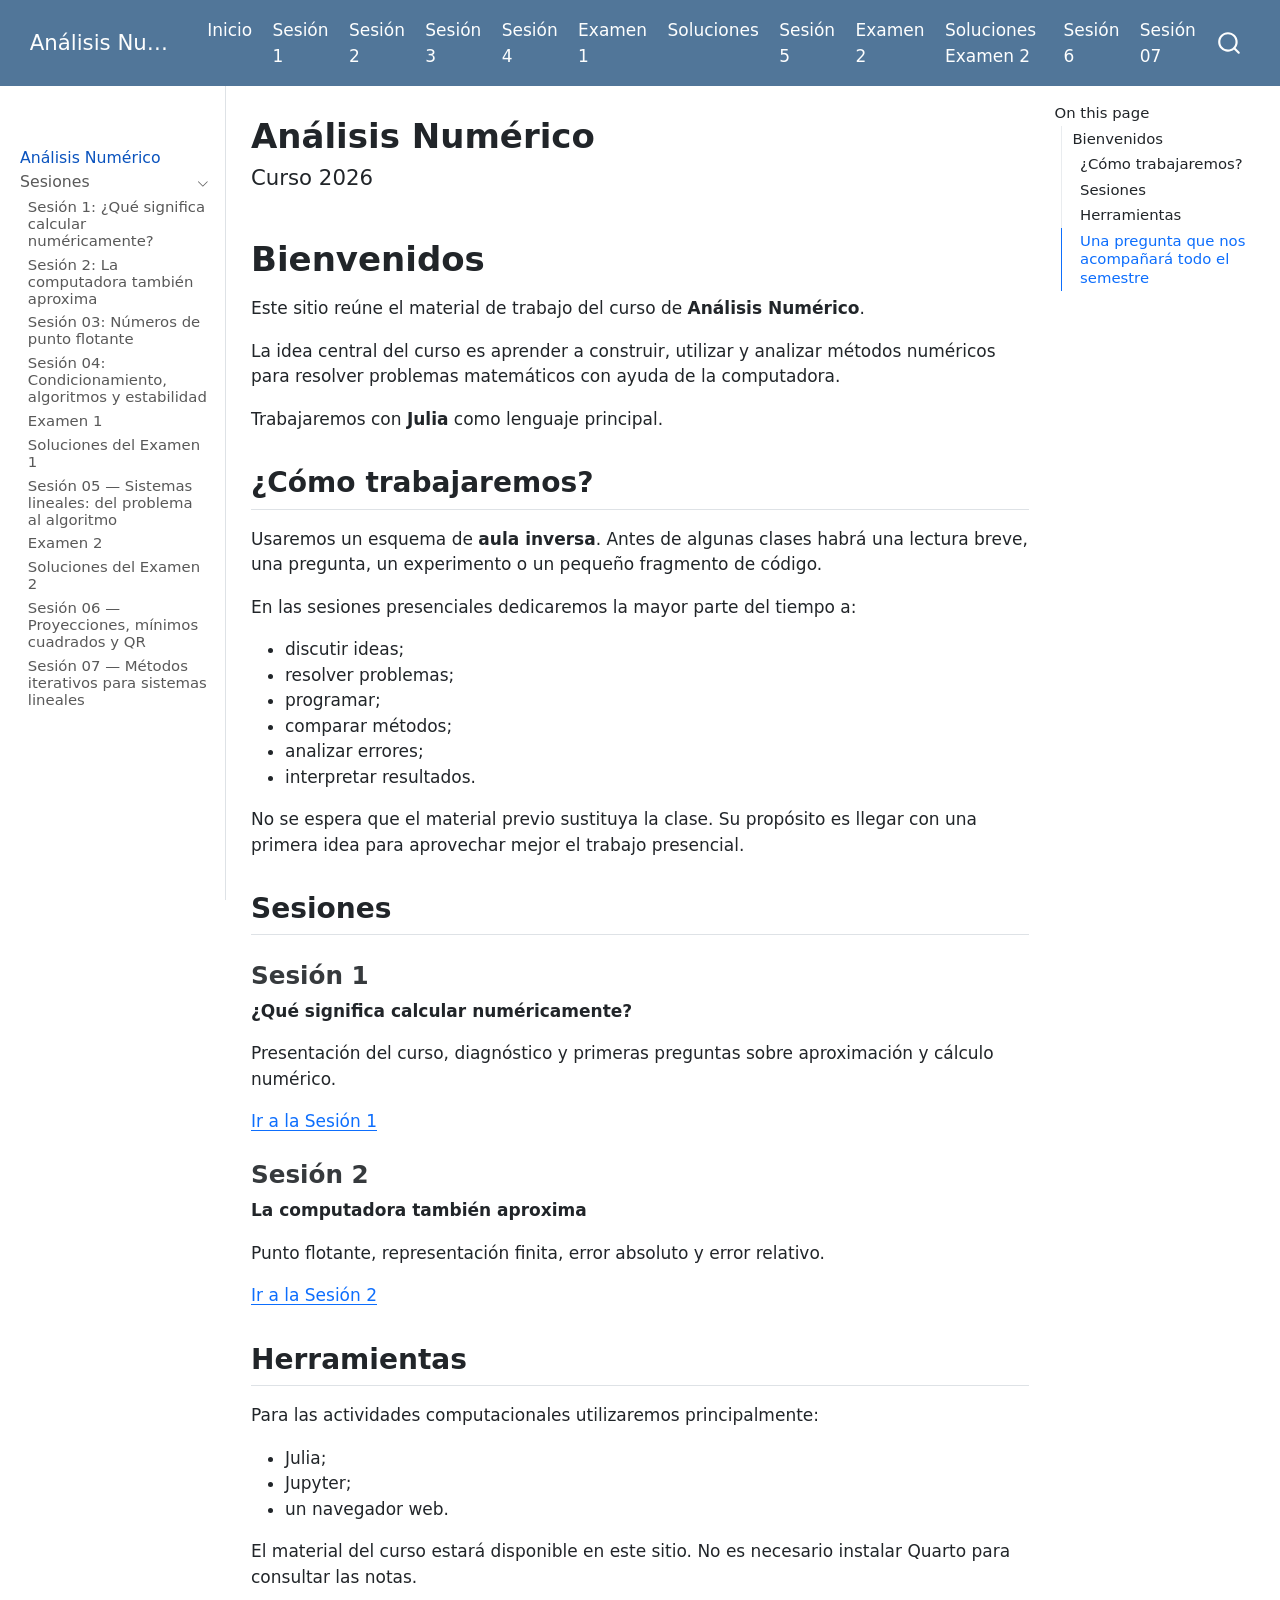
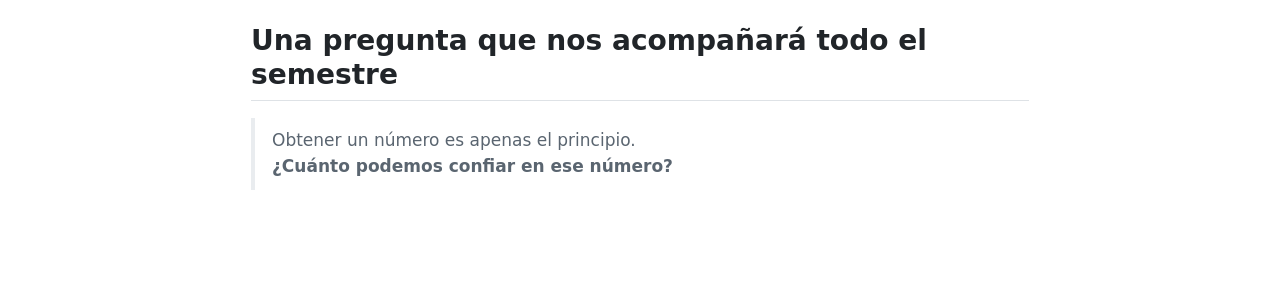
<file: docs/index.html>
<!DOCTYPE html>
<html xmlns="http://www.w3.org/1999/xhtml" lang="en" xml:lang="en"><head>

<meta charset="utf-8">
<meta name="generator" content="quarto-1.10.18">

<meta name="viewport" content="width=device-width, initial-scale=1.0, user-scalable=yes">


<title>Análisis Numérico</title>
<style>
/* Default styles provided by pandoc.
** See https://pandoc.org/MANUAL.html#variables-for-html for config info.
*/
span.smallcaps{font-variant: small-caps;}
div.columns{display: flex; gap: 1.5em;}
div.column{flex: auto;}
@media screen {
div.columns{gap: min(4vw, 1.5em);}
div.column{overflow-x: auto;}
}
div.hanging-indent{margin-left: 1.5em; text-indent: -1.5em;}
ul.task-list{list-style: none;}
ul.task-list li input[type="checkbox"] {
  width: 0.8em;
  margin: 0 0.8em 0.2em -1em; /* quarto-specific, see https://github.com/quarto-dev/quarto-cli/issues/4556 */ 
  vertical-align: middle;
}
</style>


<script src="site_libs/quarto-nav/quarto-nav.js"></script>
<script src="site_libs/quarto-nav/headroom.min.js"></script>
<script src="site_libs/clipboard/clipboard.min.js"></script>
<script src="site_libs/quarto-search/autocomplete.umd.js"></script>
<script src="site_libs/quarto-search/fuse.min.js"></script>
<script src="site_libs/quarto-search/quarto-search.js"></script>
<meta name="quarto:offset" content="./">
<script src="site_libs/quarto-html/quarto.js" type="module"></script>
<script src="site_libs/quarto-html/tabsets/tabsets.js" type="module"></script>
<script src="site_libs/quarto-html/popper.min.js"></script>
<script src="site_libs/quarto-html/tippy.umd.min.js"></script>
<script src="site_libs/quarto-html/anchor.min.js"></script>
<link href="site_libs/quarto-html/tippy.css" rel="stylesheet">
<link href="site_libs/quarto-html/quarto-syntax-highlighting-64a204ab8560d761af7679ceaba22944.css" rel="stylesheet" id="quarto-text-highlighting-styles">
<script src="site_libs/bootstrap/bootstrap.min.js"></script>
<link href="site_libs/bootstrap/bootstrap-icons.css" rel="stylesheet">
<link href="site_libs/bootstrap/bootstrap-24e7809d17eaf8fe359cf2819d66b8cb.min.css" rel="stylesheet" append-hash="true" id="quarto-bootstrap" data-mode="light">
<script id="quarto-search-options" type="application/json">{
  "location": "navbar",
  "copy-button": false,
  "collapse-after": 3,
  "panel-placement": "end",
  "type": "overlay",
  "limit": 50,
  "keyboard-shortcut": [
    "f",
    "/",
    "s"
  ],
  "show-item-context": false,
  "language": {
    "search-no-results-text": "No results",
    "search-matching-documents-text": "matching documents",
    "search-copy-link-title": "Copy link to search",
    "search-hide-matches-text": "Hide additional matches",
    "search-more-match-text": "more match in this document",
    "search-more-matches-text": "more matches in this document",
    "search-clear-button-title": "Clear",
    "search-text-placeholder": "",
    "search-detached-cancel-button-title": "Cancel",
    "search-submit-button-title": "Submit",
    "search-label": "Search"
  }
}</script>


</head>

<body class="nav-sidebar docked nav-fixed quarto-light">

<div id="quarto-search-results"></div>
  <header id="quarto-header" class="headroom fixed-top">
    <nav class="navbar navbar-expand-lg " data-bs-theme="dark">
      <div class="navbar-container container-fluid">
      <div class="navbar-brand-container mx-auto">
    <a class="navbar-brand" href="./index.html">
    <span class="navbar-title">Análisis Numérico</span>
    </a>
  </div>
            <div id="quarto-search" class="" title="Search"></div>
          <button class="navbar-toggler" type="button" data-bs-toggle="collapse" data-bs-target="#navbarCollapse" aria-controls="navbarCollapse" role="menu" aria-expanded="false" aria-label="Toggle navigation" onclick="if (window.quartoToggleHeadroom) { window.quartoToggleHeadroom(); }">
  <span class="navbar-toggler-icon"></span>
</button>
          <div class="collapse navbar-collapse" id="navbarCollapse">
            <ul class="navbar-nav navbar-nav-scroll me-auto">
  <li class="nav-item">
    <a class="nav-link active" href="./index.html" aria-current="page"> 
<span class="menu-text">Inicio</span></a>
  </li>  
  <li class="nav-item">
    <a class="nav-link" href="./sesiones/sesion01.html"> 
<span class="menu-text">Sesión 1</span></a>
  </li>  
  <li class="nav-item">
    <a class="nav-link" href="./sesiones/sesion02.html"> 
<span class="menu-text">Sesión 2</span></a>
  </li>  
  <li class="nav-item">
    <a class="nav-link" href="./sesiones/sesion03.html"> 
<span class="menu-text">Sesión 3</span></a>
  </li>  
  <li class="nav-item">
    <a class="nav-link" href="./sesiones/sesion04.html"> 
<span class="menu-text">Sesión 4</span></a>
  </li>  
  <li class="nav-item">
    <a class="nav-link" href="./sesiones/examen01.html"> 
<span class="menu-text">Examen 1</span></a>
  </li>  
  <li class="nav-item">
    <a class="nav-link" href="./sesiones/soluciones_examen01.html"> 
<span class="menu-text">Soluciones</span></a>
  </li>  
  <li class="nav-item">
    <a class="nav-link" href="./sesiones/sesion05.html"> 
<span class="menu-text">Sesión 5</span></a>
  </li>  
  <li class="nav-item">
    <a class="nav-link" href="./sesiones/examen02.html"> 
<span class="menu-text">Examen 2</span></a>
  </li>  
  <li class="nav-item">
    <a class="nav-link" href="./sesiones/soluciones_examen02.html"> 
<span class="menu-text">Soluciones Examen 2</span></a>
  </li>  
  <li class="nav-item">
    <a class="nav-link" href="./sesiones/sesion06.html"> 
<span class="menu-text">Sesión 6</span></a>
  </li>  
  <li class="nav-item">
    <a class="nav-link" href="./sesiones/sesion07.html"> 
<span class="menu-text">Sesión 07</span></a>
  </li>  
</ul>
          </div> <!-- /navcollapse -->
            <div class="quarto-navbar-tools">
</div>
      </div> <!-- /container-fluid -->
    </nav>
  <nav class="quarto-secondary-nav">
    <div class="container-fluid d-flex">
      <button type="button" class="quarto-btn-toggle btn" data-bs-toggle="collapse" role="button" data-bs-target=".quarto-sidebar-collapse-item" aria-controls="quarto-sidebar" aria-expanded="false" aria-label="Toggle sidebar navigation" onclick="if (window.quartoToggleHeadroom) { window.quartoToggleHeadroom(); }">
        <i class="bi bi-layout-text-sidebar-reverse"></i>
      </button>
        <nav class="quarto-page-breadcrumbs" aria-label="breadcrumb"><ol class="breadcrumb"><li class="breadcrumb-item"><a href="./index.html">Análisis Numérico</a></li></ol></nav>
        <a class="flex-grow-1" role="navigation" data-bs-toggle="collapse" data-bs-target=".quarto-sidebar-collapse-item" aria-controls="quarto-sidebar" aria-expanded="false" aria-label="Toggle sidebar navigation" onclick="if (window.quartoToggleHeadroom) { window.quartoToggleHeadroom(); }">      
        </a>
      <button type="button" class="btn quarto-search-button" aria-label="Search" onclick="window.quartoOpenSearch();">
        <i class="bi bi-search"></i>
      </button>
    </div>
  </nav>
</header>
<!-- content -->
<div id="quarto-content" class="quarto-container page-columns page-rows-contents page-layout-article page-navbar">
<!-- sidebar -->
  <nav id="quarto-sidebar" class="sidebar collapse collapse-horizontal quarto-sidebar-collapse-item sidebar-navigation docked overflow-auto">
        <div class="mt-2 flex-shrink-0 align-items-center">
        <div class="sidebar-search">
        <div id="quarto-search" class="" title="Search"></div>
        </div>
        </div>
    <div class="sidebar-menu-container"> 
    <ul class="list-unstyled mt-1">
        <li class="sidebar-item">
  <div class="sidebar-item-container"> 
  <a href="./index.html" class="sidebar-item-text sidebar-link active">
 <span class="menu-text">Análisis Numérico</span></a>
  </div>
</li>
        <li class="sidebar-item sidebar-item-section">
      <div class="sidebar-item-container"> 
            <a class="sidebar-item-text sidebar-link text-start" data-bs-toggle="collapse" data-bs-target="#quarto-sidebar-section-1" role="navigation" aria-expanded="true">
 <span class="menu-text">Sesiones</span></a>
          <a class="sidebar-item-toggle text-start" data-bs-toggle="collapse" data-bs-target="#quarto-sidebar-section-1" role="navigation" aria-expanded="true" aria-label="Toggle section">
            <i class="bi bi-chevron-right ms-2"></i>
          </a> 
      </div>
      <ul id="quarto-sidebar-section-1" class="collapse list-unstyled sidebar-section depth1 show">  
          <li class="sidebar-item">
  <div class="sidebar-item-container"> 
  <a href="./sesiones/sesion01.html" class="sidebar-item-text sidebar-link">
 <span class="menu-text">Sesión 1: ¿Qué significa calcular numéricamente?</span></a>
  </div>
</li>
          <li class="sidebar-item">
  <div class="sidebar-item-container"> 
  <a href="./sesiones/sesion02.html" class="sidebar-item-text sidebar-link">
 <span class="menu-text">Sesión 2: La computadora también aproxima</span></a>
  </div>
</li>
          <li class="sidebar-item">
  <div class="sidebar-item-container"> 
  <a href="./sesiones/sesion03.html" class="sidebar-item-text sidebar-link">
 <span class="menu-text">Sesión 03: Números de punto flotante</span></a>
  </div>
</li>
          <li class="sidebar-item">
  <div class="sidebar-item-container"> 
  <a href="./sesiones/sesion04.html" class="sidebar-item-text sidebar-link">
 <span class="menu-text">Sesión 04: Condicionamiento, algoritmos y estabilidad</span></a>
  </div>
</li>
          <li class="sidebar-item">
  <div class="sidebar-item-container"> 
  <a href="./sesiones/examen01.html" class="sidebar-item-text sidebar-link">
 <span class="menu-text">Examen 1</span></a>
  </div>
</li>
          <li class="sidebar-item">
  <div class="sidebar-item-container"> 
  <a href="./sesiones/soluciones_examen01.html" class="sidebar-item-text sidebar-link">
 <span class="menu-text">Soluciones del Examen 1</span></a>
  </div>
</li>
          <li class="sidebar-item">
  <div class="sidebar-item-container"> 
  <a href="./sesiones/sesion05.html" class="sidebar-item-text sidebar-link">
 <span class="menu-text">Sesión 05 — Sistemas lineales: del problema al algoritmo</span></a>
  </div>
</li>
          <li class="sidebar-item">
  <div class="sidebar-item-container"> 
  <a href="./sesiones/examen02.html" class="sidebar-item-text sidebar-link">
 <span class="menu-text">Examen 2</span></a>
  </div>
</li>
          <li class="sidebar-item">
  <div class="sidebar-item-container"> 
  <a href="./sesiones/soluciones_examen02.html" class="sidebar-item-text sidebar-link">
 <span class="menu-text">Soluciones del Examen 2</span></a>
  </div>
</li>
          <li class="sidebar-item">
  <div class="sidebar-item-container"> 
  <a href="./sesiones/sesion06.html" class="sidebar-item-text sidebar-link">
 <span class="menu-text">Sesión 06 — Proyecciones, mínimos cuadrados y QR</span></a>
  </div>
</li>
          <li class="sidebar-item">
  <div class="sidebar-item-container"> 
  <a href="./sesiones/sesion07.html" class="sidebar-item-text sidebar-link">
 <span class="menu-text">Sesión 07 — Métodos iterativos para sistemas lineales</span></a>
  </div>
</li>
      </ul>
  </li>
    </ul>
    </div>
</nav>
<div id="quarto-sidebar-glass" class="quarto-sidebar-collapse-item" data-bs-toggle="collapse" data-bs-target=".quarto-sidebar-collapse-item"></div>
<!-- margin-sidebar -->
    <div id="quarto-margin-sidebar" class="sidebar margin-sidebar">
        <nav id="TOC" role="doc-toc" class="toc-active">
    <h2 id="toc-title">On this page</h2>
   
  <ul>
  <li><a href="#bienvenidos" id="toc-bienvenidos" class="nav-link active" data-scroll-target="#bienvenidos">Bienvenidos</a>
  <ul class="collapse">
  <li><a href="#cómo-trabajaremos" id="toc-cómo-trabajaremos" class="nav-link" data-scroll-target="#cómo-trabajaremos">¿Cómo trabajaremos?</a></li>
  <li><a href="#sesiones" id="toc-sesiones" class="nav-link" data-scroll-target="#sesiones">Sesiones</a>
  <ul class="collapse">
  <li><a href="#sesión-1" id="toc-sesión-1" class="nav-link" data-scroll-target="#sesión-1">Sesión 1</a></li>
  <li><a href="#sesión-2" id="toc-sesión-2" class="nav-link" data-scroll-target="#sesión-2">Sesión 2</a></li>
  </ul></li>
  <li><a href="#herramientas" id="toc-herramientas" class="nav-link" data-scroll-target="#herramientas">Herramientas</a></li>
  <li><a href="#una-pregunta-que-nos-acompañará-todo-el-semestre" id="toc-una-pregunta-que-nos-acompañará-todo-el-semestre" class="nav-link" data-scroll-target="#una-pregunta-que-nos-acompañará-todo-el-semestre">Una pregunta que nos acompañará todo el semestre</a></li>
  </ul></li>
  </ul>
</nav>
    </div>
<!-- main -->
<main class="content" id="quarto-document-content">

<header id="title-block-header" class="quarto-title-block default">
<div class="quarto-title">
<h1 class="title">Análisis Numérico</h1>
<p class="subtitle lead">Curso 2026</p>
</div>



<div class="quarto-title-meta">

    
  
    
  </div>
  


</header>


<section id="bienvenidos" class="level1">
<h1>Bienvenidos</h1>
<p>Este sitio reúne el material de trabajo del curso de <strong>Análisis Numérico</strong>.</p>
<p>La idea central del curso es aprender a construir, utilizar y analizar métodos numéricos para resolver problemas matemáticos con ayuda de la computadora.</p>
<p>Trabajaremos con <strong>Julia</strong> como lenguaje principal.</p>
<section id="cómo-trabajaremos" class="level2">
<h2 class="anchored" data-anchor-id="cómo-trabajaremos">¿Cómo trabajaremos?</h2>
<p>Usaremos un esquema de <strong>aula inversa</strong>. Antes de algunas clases habrá una lectura breve, una pregunta, un experimento o un pequeño fragmento de código.</p>
<p>En las sesiones presenciales dedicaremos la mayor parte del tiempo a:</p>
<ul>
<li>discutir ideas;</li>
<li>resolver problemas;</li>
<li>programar;</li>
<li>comparar métodos;</li>
<li>analizar errores;</li>
<li>interpretar resultados.</li>
</ul>
<p>No se espera que el material previo sustituya la clase. Su propósito es llegar con una primera idea para aprovechar mejor el trabajo presencial.</p>
</section>
<section id="sesiones" class="level2">
<h2 class="anchored" data-anchor-id="sesiones">Sesiones</h2>
<section id="sesión-1" class="level3">
<h3 class="anchored" data-anchor-id="sesión-1">Sesión 1</h3>
<p><strong>¿Qué significa calcular numéricamente?</strong></p>
<p>Presentación del curso, diagnóstico y primeras preguntas sobre aproximación y cálculo numérico.</p>
<p><a href="./sesiones/sesion01.html">Ir a la Sesión 1</a></p>
</section>
<section id="sesión-2" class="level3">
<h3 class="anchored" data-anchor-id="sesión-2">Sesión 2</h3>
<p><strong>La computadora también aproxima</strong></p>
<p>Punto flotante, representación finita, error absoluto y error relativo.</p>
<p><a href="./sesiones/sesion02.html">Ir a la Sesión 2</a></p>
</section>
</section>
<section id="herramientas" class="level2">
<h2 class="anchored" data-anchor-id="herramientas">Herramientas</h2>
<p>Para las actividades computacionales utilizaremos principalmente:</p>
<ul>
<li>Julia;</li>
<li>Jupyter;</li>
<li>un navegador web.</li>
</ul>
<p>El material del curso estará disponible en este sitio. No es necesario instalar Quarto para consultar las notas.</p>
</section>
<section id="una-pregunta-que-nos-acompañará-todo-el-semestre" class="level2">
<h2 class="anchored" data-anchor-id="una-pregunta-que-nos-acompañará-todo-el-semestre">Una pregunta que nos acompañará todo el semestre</h2>
<blockquote class="blockquote">
<p>Obtener un número es apenas el principio.<br>
<strong>¿Cuánto podemos confiar en ese número?</strong></p>
</blockquote>


</section>
</section>

</main> <!-- /main -->
<script id="quarto-html-after-body" type="application/javascript">
  window.document.addEventListener("DOMContentLoaded", function (event) {
    const icon = "";
    const anchorJS = new window.AnchorJS();
    anchorJS.options = {
      placement: 'right',
      icon: icon
    };
    anchorJS.add('.anchored');
    const isCodeAnnotation = (el) => {
      for (const clz of el.classList) {
        if (clz.startsWith('code-annotation-')) {                     
          return true;
        }
      }
      return false;
    }
    const onCopySuccess = function(e) {
      // button target
      const button = e.trigger;
      // don't keep focus
      button.blur();
      // flash "checked"
      button.classList.add('code-copy-button-checked');
      var currentTitle = button.getAttribute("title");
      button.setAttribute("title", "Copied!");
      let tooltip;
      if (window.bootstrap) {
        button.setAttribute("data-bs-toggle", "tooltip");
        button.setAttribute("data-bs-placement", "left");
        button.setAttribute("data-bs-title", "Copied!");
        tooltip = new bootstrap.Tooltip(button, 
          { trigger: "manual", 
            customClass: "code-copy-button-tooltip",
            offset: [0, -8]});
        tooltip.show();    
      }
      setTimeout(function() {
        if (tooltip) {
          tooltip.hide();
          button.removeAttribute("data-bs-title");
          button.removeAttribute("data-bs-toggle");
          button.removeAttribute("data-bs-placement");
        }
        button.setAttribute("title", currentTitle);
        button.classList.remove('code-copy-button-checked');
      }, 1000);
      // clear code selection
      e.clearSelection();
    }
    const getTextToCopy = function(trigger) {
      const outerScaffold = trigger.parentElement.cloneNode(true);
      const codeEl = outerScaffold.querySelector('code');
      for (const childEl of codeEl.children) {
        if (isCodeAnnotation(childEl)) {
          childEl.remove();
        }
      }
      return codeEl.innerText;
    }
    const clipboard = new window.ClipboardJS('.code-copy-button:not([data-in-quarto-modal])', {
      text: getTextToCopy
    });
    clipboard.on('success', onCopySuccess);
    if (window.document.getElementById('quarto-embedded-source-code-modal')) {
      const clipboardModal = new window.ClipboardJS('.code-copy-button[data-in-quarto-modal]', {
        text: getTextToCopy,
        container: window.document.getElementById('quarto-embedded-source-code-modal')
      });
      clipboardModal.on('success', onCopySuccess);
    }
      var localhostRegex = new RegExp(/^(?:http|https):\/\/localhost\:?[0-9]*\//);
      var mailtoRegex = new RegExp(/^mailto:/);
        var filterRegex = new RegExp('/' + window.location.host + '/');
      var isInternal = (href) => {
          return filterRegex.test(href) || localhostRegex.test(href) || mailtoRegex.test(href);
      }
      // Inspect non-navigation links and adorn them if external
     var links = window.document.querySelectorAll('a[href]:not(.nav-link):not(.navbar-brand):not(.toc-action):not(.sidebar-link):not(.sidebar-item-toggle):not(.pagination-link):not(.no-external):not([aria-hidden]):not(.dropdown-item):not(.quarto-navigation-tool):not(.about-link)');
      for (var i=0; i<links.length; i++) {
        const link = links[i];
        if (!isInternal(link.href)) {
          // undo the damage that might have been done by quarto-nav.js in the case of
          // links that we want to consider external
          if (link.dataset.originalHref !== undefined) {
            link.href = link.dataset.originalHref;
          }
        }
      }
    function tippyHover(el, contentFn, onTriggerFn, onUntriggerFn) {
      const config = {
        allowHTML: true,
        maxWidth: 500,
        delay: 100,
        arrow: false,
        appendTo: function(el) {
            return el.parentElement;
        },
        interactive: true,
        interactiveBorder: 10,
        theme: 'quarto',
        placement: 'bottom-start',
      };
      if (contentFn) {
        config.content = contentFn;
      }
      if (onTriggerFn) {
        config.onTrigger = onTriggerFn;
      }
      if (onUntriggerFn) {
        config.onUntrigger = onUntriggerFn;
      }
      window.tippy(el, config); 
    }
    const noterefs = window.document.querySelectorAll('a[role="doc-noteref"]');
    for (var i=0; i<noterefs.length; i++) {
      const ref = noterefs[i];
      tippyHover(ref, function() {
        // use id or data attribute instead here
        let href = ref.getAttribute('data-footnote-href') || ref.getAttribute('href');
        try { href = new URL(href).hash; } catch {}
        const id = href.replace(/^#\/?/, "");
        const note = window.document.getElementById(id);
        if (note) {
          return note.innerHTML;
        } else {
          return "";
        }
      });
    }
    const xrefs = window.document.querySelectorAll('a.quarto-xref');
    const processXRef = (id, note) => {
      // Strip column container classes
      const stripColumnClz = (el) => {
        el.classList.remove("page-full", "page-columns");
        if (el.children) {
          for (const child of el.children) {
            stripColumnClz(child);
          }
        }
      }
      stripColumnClz(note)
      if (id === null || id.startsWith('sec-')) {
        // Special case sections, only their first couple elements
        const container = document.createElement("div");
        if (note.children && note.children.length > 2) {
          container.appendChild(note.children[0].cloneNode(true));
          for (let i = 1; i < note.children.length; i++) {
            const child = note.children[i];
            if (child.tagName === "P" && child.innerText === "") {
              continue;
            } else {
              container.appendChild(child.cloneNode(true));
              break;
            }
          }
          if (window.Quarto?.typesetMath) {
            window.Quarto.typesetMath(container);
          }
          return container.innerHTML
        } else {
          if (window.Quarto?.typesetMath) {
            window.Quarto.typesetMath(note);
          }
          return note.innerHTML;
        }
      } else {
        // Remove any anchor links if they are present
        const anchorLink = note.querySelector('a.anchorjs-link');
        if (anchorLink) {
          anchorLink.remove();
        }
        if (window.Quarto?.typesetMath) {
          window.Quarto.typesetMath(note);
        }
        if (note.classList.contains("callout")) {
          return note.outerHTML;
        } else {
          return note.innerHTML;
        }
      }
    }
    for (var i=0; i<xrefs.length; i++) {
      const xref = xrefs[i];
      tippyHover(xref, undefined, function(instance) {
        instance.disable();
        let url = xref.getAttribute('href');
        let hash = undefined; 
        if (url.startsWith('#')) {
          hash = url;
        } else {
          try { hash = new URL(url).hash; } catch {}
        }
        if (hash) {
          const id = hash.replace(/^#\/?/, "");
          const note = window.document.getElementById(id);
          if (note !== null) {
            try {
              const html = processXRef(id, note.cloneNode(true));
              instance.setContent(html);
            } finally {
              instance.enable();
              instance.show();
            }
          } else {
            // See if we can fetch this
            fetch(url.split('#')[0])
            .then(res => res.text())
            .then(html => {
              const parser = new DOMParser();
              const htmlDoc = parser.parseFromString(html, "text/html");
              const note = htmlDoc.getElementById(id);
              if (note !== null) {
                const html = processXRef(id, note);
                instance.setContent(html);
              } 
            }).finally(() => {
              instance.enable();
              instance.show();
            });
          }
        } else {
          // See if we can fetch a full url (with no hash to target)
          // This is a special case and we should probably do some content thinning / targeting
          fetch(url)
          .then(res => res.text())
          .then(html => {
            const parser = new DOMParser();
            const htmlDoc = parser.parseFromString(html, "text/html");
            const note = htmlDoc.querySelector('main.content');
            if (note !== null) {
              // This should only happen for chapter cross references
              // (since there is no id in the URL)
              // remove the first header
              if (note.children.length > 0 && note.children[0].tagName === "HEADER") {
                note.children[0].remove();
              }
              const html = processXRef(null, note);
              instance.setContent(html);
            } 
          }).finally(() => {
            instance.enable();
            instance.show();
          });
        }
      }, function(instance) {
      });
    }
        let selectedAnnoteEl;
        const selectorForAnnotation = ( cell, annotation) => {
          let cellAttr = 'data-code-cell="' + cell + '"';
          let lineAttr = 'data-code-annotation="' +  annotation + '"';
          const selector = 'span[' + cellAttr + '][' + lineAttr + ']';
          return selector;
        }
        const selectCodeLines = (annoteEl) => {
          const doc = window.document;
          const targetCell = annoteEl.getAttribute("data-target-cell");
          const targetAnnotation = annoteEl.getAttribute("data-target-annotation");
          const annoteSpan = window.document.querySelector(selectorForAnnotation(targetCell, targetAnnotation));
          const lines = annoteSpan.getAttribute("data-code-lines").split(",");
          const lineIds = lines.map((line) => {
            return targetCell + "-" + line;
          })
          let top = null;
          let height = null;
          let parent = null;
          if (lineIds.length > 0) {
              //compute the position of the single el (top and bottom and make a div)
              const el = window.document.getElementById(lineIds[0]);
              top = el.offsetTop;
              height = el.offsetHeight;
              parent = el.parentElement.parentElement;
            if (lineIds.length > 1) {
              const lastEl = window.document.getElementById(lineIds[lineIds.length - 1]);
              const bottom = lastEl.offsetTop + lastEl.offsetHeight;
              height = bottom - top;
            }
            if (top !== null && height !== null && parent !== null) {
              // cook up a div (if necessary) and position it 
              let div = window.document.getElementById("code-annotation-line-highlight");
              if (div === null) {
                div = window.document.createElement("div");
                div.setAttribute("id", "code-annotation-line-highlight");
                div.style.position = 'absolute';
                parent.appendChild(div);
              }
              div.style.top = top - 2 + "px";
              div.style.height = height + 4 + "px";
              div.style.left = 0;
              let gutterDiv = window.document.getElementById("code-annotation-line-highlight-gutter");
              if (gutterDiv === null) {
                gutterDiv = window.document.createElement("div");
                gutterDiv.setAttribute("id", "code-annotation-line-highlight-gutter");
                gutterDiv.style.position = 'absolute';
                const codeCell = window.document.getElementById(targetCell);
                const gutter = codeCell.querySelector('.code-annotation-gutter');
                gutter.appendChild(gutterDiv);
              }
              gutterDiv.style.top = top - 2 + "px";
              gutterDiv.style.height = height + 4 + "px";
            }
            selectedAnnoteEl = annoteEl;
          }
        };
        const unselectCodeLines = () => {
          const elementsIds = ["code-annotation-line-highlight", "code-annotation-line-highlight-gutter"];
          elementsIds.forEach((elId) => {
            const div = window.document.getElementById(elId);
            if (div) {
              div.remove();
            }
          });
          selectedAnnoteEl = undefined;
        };
          // Handle positioning of the toggle
      window.addEventListener(
        "resize",
        throttle(() => {
          elRect = undefined;
          if (selectedAnnoteEl) {
            selectCodeLines(selectedAnnoteEl);
          }
        }, 10)
      );
      function throttle(fn, ms) {
      let throttle = false;
      let timer;
        return (...args) => {
          if(!throttle) { // first call gets through
              fn.apply(this, args);
              throttle = true;
          } else { // all the others get throttled
              if(timer) clearTimeout(timer); // cancel #2
              timer = setTimeout(() => {
                fn.apply(this, args);
                timer = throttle = false;
              }, ms);
          }
        };
      }
        // Attach click handler to the DT
        const annoteDls = window.document.querySelectorAll('dt[data-target-cell]');
        for (const annoteDlNode of annoteDls) {
          annoteDlNode.addEventListener('click', (event) => {
            const clickedEl = event.target;
            if (clickedEl !== selectedAnnoteEl) {
              unselectCodeLines();
              const activeEl = window.document.querySelector('dt[data-target-cell].code-annotation-active');
              if (activeEl) {
                activeEl.classList.remove('code-annotation-active');
              }
              selectCodeLines(clickedEl);
              clickedEl.classList.add('code-annotation-active');
            } else {
              // Unselect the line
              unselectCodeLines();
              clickedEl.classList.remove('code-annotation-active');
            }
          });
        }
    const findCites = (el) => {
      const parentEl = el.parentElement;
      if (parentEl) {
        const cites = parentEl.dataset.cites;
        if (cites) {
          return {
            el,
            cites: cites.split(' ')
          };
        } else {
          return findCites(el.parentElement)
        }
      } else {
        return undefined;
      }
    };
    var bibliorefs = window.document.querySelectorAll('a[role="doc-biblioref"]');
    for (var i=0; i<bibliorefs.length; i++) {
      const ref = bibliorefs[i];
      const citeInfo = findCites(ref);
      if (citeInfo) {
        tippyHover(citeInfo.el, function() {
          var popup = window.document.createElement('div');
          citeInfo.cites.forEach(function(cite) {
            var citeDiv = window.document.createElement('div');
            citeDiv.classList.add('hanging-indent');
            citeDiv.classList.add('csl-entry');
            var biblioDiv = window.document.getElementById('ref-' + cite);
            if (biblioDiv) {
              citeDiv.innerHTML = biblioDiv.innerHTML;
            }
            popup.appendChild(citeDiv);
          });
          return popup.innerHTML;
        });
      }
    }
  });
  </script>
</div> <!-- /content -->




</body></html>
</file>
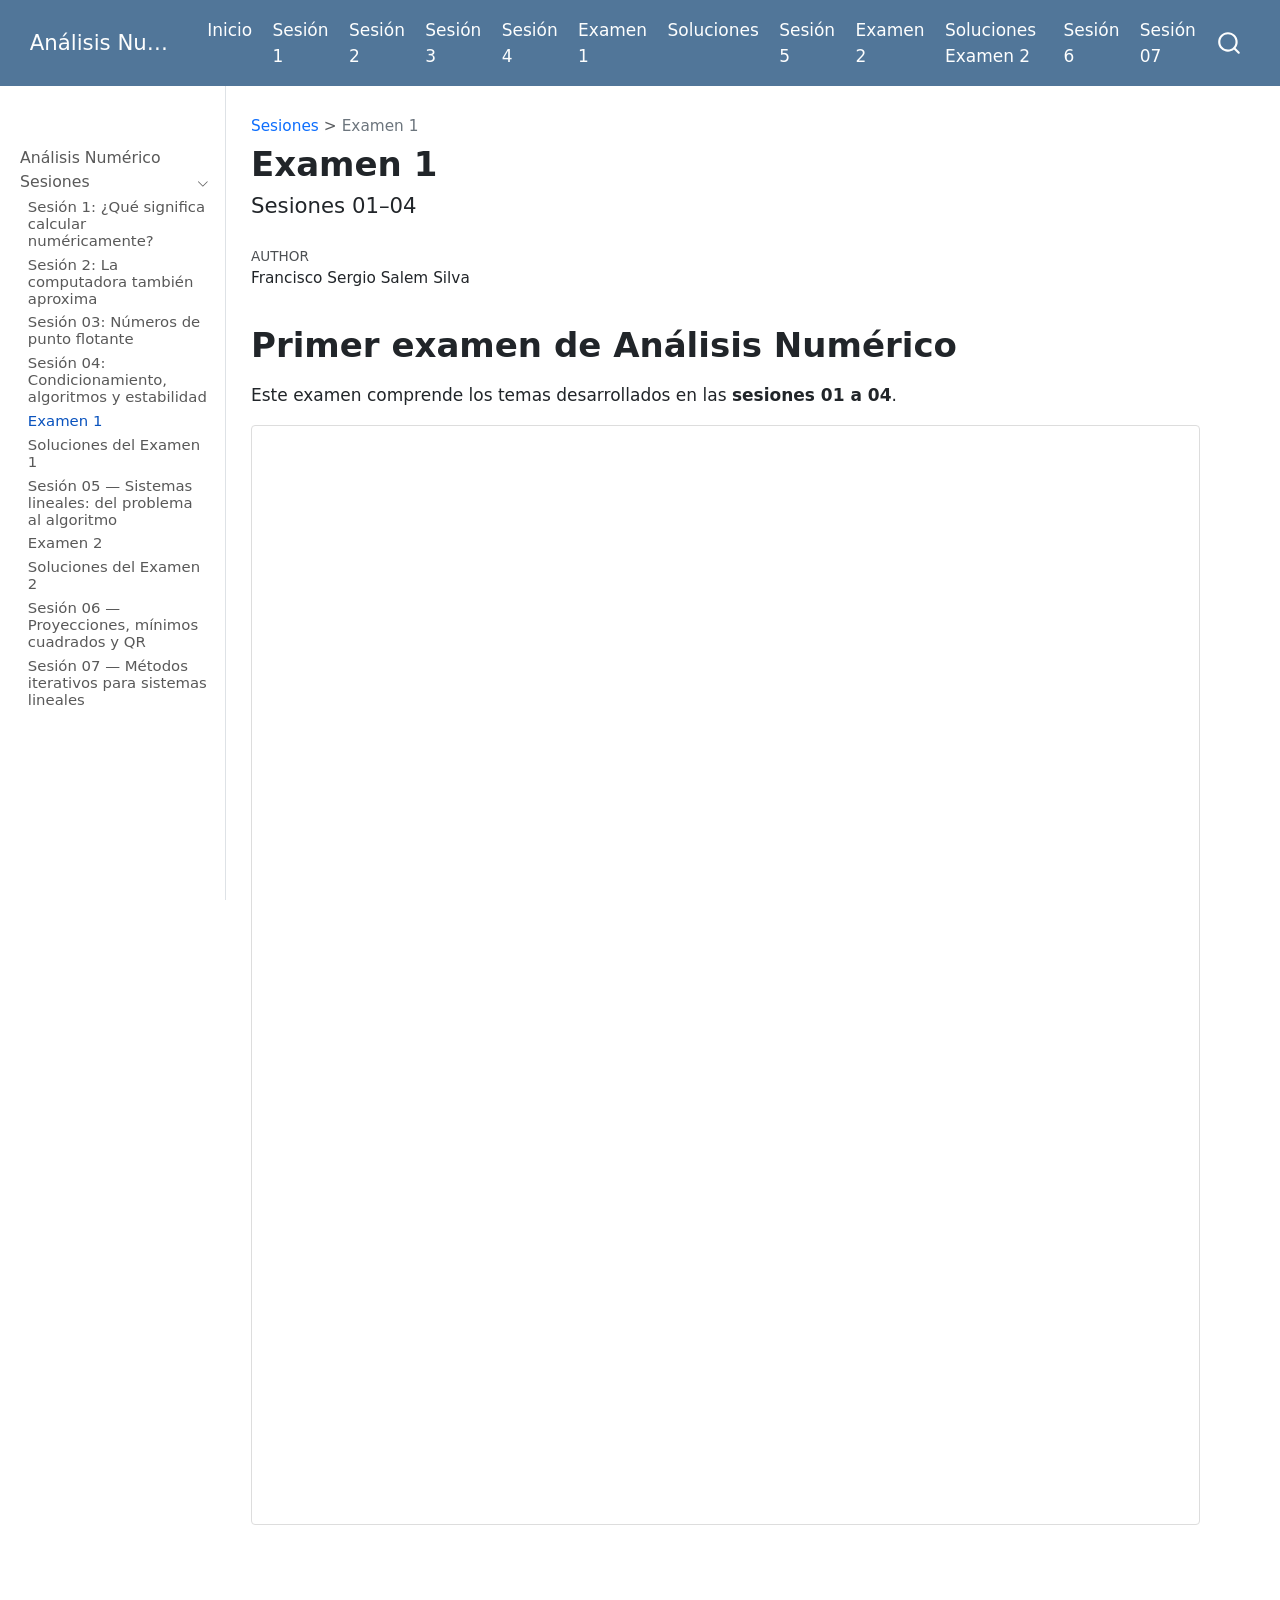
<file: docs/sesiones/examen01.html>
<!DOCTYPE html>
<html xmlns="http://www.w3.org/1999/xhtml" lang="en" xml:lang="en"><head>

<meta charset="utf-8">
<meta name="generator" content="quarto-1.10.18">

<meta name="viewport" content="width=device-width, initial-scale=1.0, user-scalable=yes">

<meta name="author" content="Francisco Sergio Salem Silva">

<title>Examen 1 – Análisis Numérico</title>
<style>
/* Default styles provided by pandoc.
** See https://pandoc.org/MANUAL.html#variables-for-html for config info.
*/
span.smallcaps{font-variant: small-caps;}
div.columns{display: flex; gap: 1.5em;}
div.column{flex: auto;}
@media screen {
div.columns{gap: min(4vw, 1.5em);}
div.column{overflow-x: auto;}
}
div.hanging-indent{margin-left: 1.5em; text-indent: -1.5em;}
ul.task-list{list-style: none;}
ul.task-list li input[type="checkbox"] {
  width: 0.8em;
  margin: 0 0.8em 0.2em -1em; /* quarto-specific, see https://github.com/quarto-dev/quarto-cli/issues/4556 */ 
  vertical-align: middle;
}
</style>


<script src="../site_libs/quarto-nav/quarto-nav.js"></script>
<script src="../site_libs/quarto-nav/headroom.min.js"></script>
<script src="../site_libs/clipboard/clipboard.min.js"></script>
<script src="../site_libs/quarto-search/autocomplete.umd.js"></script>
<script src="../site_libs/quarto-search/fuse.min.js"></script>
<script src="../site_libs/quarto-search/quarto-search.js"></script>
<meta name="quarto:offset" content="../">
<script src="../site_libs/quarto-html/quarto.js" type="module"></script>
<script src="../site_libs/quarto-html/tabsets/tabsets.js" type="module"></script>
<script src="../site_libs/quarto-html/popper.min.js"></script>
<script src="../site_libs/quarto-html/tippy.umd.min.js"></script>
<script src="../site_libs/quarto-html/anchor.min.js"></script>
<link href="../site_libs/quarto-html/tippy.css" rel="stylesheet">
<link href="../site_libs/quarto-html/quarto-syntax-highlighting-64a204ab8560d761af7679ceaba22944.css" rel="stylesheet" id="quarto-text-highlighting-styles">
<script src="../site_libs/bootstrap/bootstrap.min.js"></script>
<link href="../site_libs/bootstrap/bootstrap-icons.css" rel="stylesheet">
<link href="../site_libs/bootstrap/bootstrap-24e7809d17eaf8fe359cf2819d66b8cb.min.css" rel="stylesheet" append-hash="true" id="quarto-bootstrap" data-mode="light">
<script id="quarto-search-options" type="application/json">{
  "location": "navbar",
  "copy-button": false,
  "collapse-after": 3,
  "panel-placement": "end",
  "type": "overlay",
  "limit": 50,
  "keyboard-shortcut": [
    "f",
    "/",
    "s"
  ],
  "show-item-context": false,
  "language": {
    "search-no-results-text": "No results",
    "search-matching-documents-text": "matching documents",
    "search-copy-link-title": "Copy link to search",
    "search-hide-matches-text": "Hide additional matches",
    "search-more-match-text": "more match in this document",
    "search-more-matches-text": "more matches in this document",
    "search-clear-button-title": "Clear",
    "search-text-placeholder": "",
    "search-detached-cancel-button-title": "Cancel",
    "search-submit-button-title": "Submit",
    "search-label": "Search"
  }
}</script>


</head>

<body class="nav-sidebar docked nav-fixed fullcontent quarto-light">

<div id="quarto-search-results"></div>
  <header id="quarto-header" class="headroom fixed-top">
    <nav class="navbar navbar-expand-lg " data-bs-theme="dark">
      <div class="navbar-container container-fluid">
      <div class="navbar-brand-container mx-auto">
    <a class="navbar-brand" href="../index.html">
    <span class="navbar-title">Análisis Numérico</span>
    </a>
  </div>
            <div id="quarto-search" class="" title="Search"></div>
          <button class="navbar-toggler" type="button" data-bs-toggle="collapse" data-bs-target="#navbarCollapse" aria-controls="navbarCollapse" role="menu" aria-expanded="false" aria-label="Toggle navigation" onclick="if (window.quartoToggleHeadroom) { window.quartoToggleHeadroom(); }">
  <span class="navbar-toggler-icon"></span>
</button>
          <div class="collapse navbar-collapse" id="navbarCollapse">
            <ul class="navbar-nav navbar-nav-scroll me-auto">
  <li class="nav-item">
    <a class="nav-link active" href="../index.html" aria-current="page"> 
<span class="menu-text">Inicio</span></a>
  </li>  
  <li class="nav-item">
    <a class="nav-link" href="../sesiones/sesion01.html"> 
<span class="menu-text">Sesión 1</span></a>
  </li>  
  <li class="nav-item">
    <a class="nav-link" href="../sesiones/sesion02.html"> 
<span class="menu-text">Sesión 2</span></a>
  </li>  
  <li class="nav-item">
    <a class="nav-link" href="../sesiones/sesion03.html"> 
<span class="menu-text">Sesión 3</span></a>
  </li>  
  <li class="nav-item">
    <a class="nav-link" href="../sesiones/sesion04.html"> 
<span class="menu-text">Sesión 4</span></a>
  </li>  
  <li class="nav-item">
    <a class="nav-link" href="../sesiones/examen01.html"> 
<span class="menu-text">Examen 1</span></a>
  </li>  
  <li class="nav-item">
    <a class="nav-link" href="../sesiones/soluciones_examen01.html"> 
<span class="menu-text">Soluciones</span></a>
  </li>  
  <li class="nav-item">
    <a class="nav-link" href="../sesiones/sesion05.html"> 
<span class="menu-text">Sesión 5</span></a>
  </li>  
  <li class="nav-item">
    <a class="nav-link" href="../sesiones/examen02.html"> 
<span class="menu-text">Examen 2</span></a>
  </li>  
  <li class="nav-item">
    <a class="nav-link" href="../sesiones/soluciones_examen02.html"> 
<span class="menu-text">Soluciones Examen 2</span></a>
  </li>  
  <li class="nav-item">
    <a class="nav-link" href="../sesiones/sesion06.html"> 
<span class="menu-text">Sesión 6</span></a>
  </li>  
  <li class="nav-item">
    <a class="nav-link" href="../sesiones/sesion07.html"> 
<span class="menu-text">Sesión 07</span></a>
  </li>  
</ul>
          </div> <!-- /navcollapse -->
            <div class="quarto-navbar-tools">
</div>
      </div> <!-- /container-fluid -->
    </nav>
  <nav class="quarto-secondary-nav">
    <div class="container-fluid d-flex">
      <button type="button" class="quarto-btn-toggle btn" data-bs-toggle="collapse" role="button" data-bs-target=".quarto-sidebar-collapse-item" aria-controls="quarto-sidebar" aria-expanded="false" aria-label="Toggle sidebar navigation" onclick="if (window.quartoToggleHeadroom) { window.quartoToggleHeadroom(); }">
        <i class="bi bi-layout-text-sidebar-reverse"></i>
      </button>
        <nav class="quarto-page-breadcrumbs" aria-label="breadcrumb"><ol class="breadcrumb"><li class="breadcrumb-item"><a href="../sesiones/sesion01.html">Sesiones</a></li><li class="breadcrumb-item"><a href="../sesiones/examen01.html">Examen 1</a></li></ol></nav>
        <a class="flex-grow-1" role="navigation" data-bs-toggle="collapse" data-bs-target=".quarto-sidebar-collapse-item" aria-controls="quarto-sidebar" aria-expanded="false" aria-label="Toggle sidebar navigation" onclick="if (window.quartoToggleHeadroom) { window.quartoToggleHeadroom(); }">      
        </a>
      <button type="button" class="btn quarto-search-button" aria-label="Search" onclick="window.quartoOpenSearch();">
        <i class="bi bi-search"></i>
      </button>
    </div>
  </nav>
</header>
<!-- content -->
<div id="quarto-content" class="quarto-container page-columns page-rows-contents page-layout-article page-navbar">
<!-- sidebar -->
  <nav id="quarto-sidebar" class="sidebar collapse collapse-horizontal quarto-sidebar-collapse-item sidebar-navigation docked overflow-auto">
        <div class="mt-2 flex-shrink-0 align-items-center">
        <div class="sidebar-search">
        <div id="quarto-search" class="" title="Search"></div>
        </div>
        </div>
    <div class="sidebar-menu-container"> 
    <ul class="list-unstyled mt-1">
        <li class="sidebar-item">
  <div class="sidebar-item-container"> 
  <a href="../index.html" class="sidebar-item-text sidebar-link">
 <span class="menu-text">Análisis Numérico</span></a>
  </div>
</li>
        <li class="sidebar-item sidebar-item-section">
      <div class="sidebar-item-container"> 
            <a class="sidebar-item-text sidebar-link text-start" data-bs-toggle="collapse" data-bs-target="#quarto-sidebar-section-1" role="navigation" aria-expanded="true">
 <span class="menu-text">Sesiones</span></a>
          <a class="sidebar-item-toggle text-start" data-bs-toggle="collapse" data-bs-target="#quarto-sidebar-section-1" role="navigation" aria-expanded="true" aria-label="Toggle section">
            <i class="bi bi-chevron-right ms-2"></i>
          </a> 
      </div>
      <ul id="quarto-sidebar-section-1" class="collapse list-unstyled sidebar-section depth1 show">  
          <li class="sidebar-item">
  <div class="sidebar-item-container"> 
  <a href="../sesiones/sesion01.html" class="sidebar-item-text sidebar-link">
 <span class="menu-text">Sesión 1: ¿Qué significa calcular numéricamente?</span></a>
  </div>
</li>
          <li class="sidebar-item">
  <div class="sidebar-item-container"> 
  <a href="../sesiones/sesion02.html" class="sidebar-item-text sidebar-link">
 <span class="menu-text">Sesión 2: La computadora también aproxima</span></a>
  </div>
</li>
          <li class="sidebar-item">
  <div class="sidebar-item-container"> 
  <a href="../sesiones/sesion03.html" class="sidebar-item-text sidebar-link">
 <span class="menu-text">Sesión 03: Números de punto flotante</span></a>
  </div>
</li>
          <li class="sidebar-item">
  <div class="sidebar-item-container"> 
  <a href="../sesiones/sesion04.html" class="sidebar-item-text sidebar-link">
 <span class="menu-text">Sesión 04: Condicionamiento, algoritmos y estabilidad</span></a>
  </div>
</li>
          <li class="sidebar-item">
  <div class="sidebar-item-container"> 
  <a href="../sesiones/examen01.html" class="sidebar-item-text sidebar-link active">
 <span class="menu-text">Examen 1</span></a>
  </div>
</li>
          <li class="sidebar-item">
  <div class="sidebar-item-container"> 
  <a href="../sesiones/soluciones_examen01.html" class="sidebar-item-text sidebar-link">
 <span class="menu-text">Soluciones del Examen 1</span></a>
  </div>
</li>
          <li class="sidebar-item">
  <div class="sidebar-item-container"> 
  <a href="../sesiones/sesion05.html" class="sidebar-item-text sidebar-link">
 <span class="menu-text">Sesión 05 — Sistemas lineales: del problema al algoritmo</span></a>
  </div>
</li>
          <li class="sidebar-item">
  <div class="sidebar-item-container"> 
  <a href="../sesiones/examen02.html" class="sidebar-item-text sidebar-link">
 <span class="menu-text">Examen 2</span></a>
  </div>
</li>
          <li class="sidebar-item">
  <div class="sidebar-item-container"> 
  <a href="../sesiones/soluciones_examen02.html" class="sidebar-item-text sidebar-link">
 <span class="menu-text">Soluciones del Examen 2</span></a>
  </div>
</li>
          <li class="sidebar-item">
  <div class="sidebar-item-container"> 
  <a href="../sesiones/sesion06.html" class="sidebar-item-text sidebar-link">
 <span class="menu-text">Sesión 06 — Proyecciones, mínimos cuadrados y QR</span></a>
  </div>
</li>
          <li class="sidebar-item">
  <div class="sidebar-item-container"> 
  <a href="../sesiones/sesion07.html" class="sidebar-item-text sidebar-link">
 <span class="menu-text">Sesión 07 — Métodos iterativos para sistemas lineales</span></a>
  </div>
</li>
      </ul>
  </li>
    </ul>
    </div>
</nav>
<div id="quarto-sidebar-glass" class="quarto-sidebar-collapse-item" data-bs-toggle="collapse" data-bs-target=".quarto-sidebar-collapse-item"></div>
<!-- margin-sidebar -->
    
<!-- main -->
<main class="content" id="quarto-document-content">

<header id="title-block-header" class="quarto-title-block default"><nav class="quarto-page-breadcrumbs quarto-title-breadcrumbs d-none d-lg-block" aria-label="breadcrumb"><ol class="breadcrumb"><li class="breadcrumb-item"><a href="../sesiones/sesion01.html">Sesiones</a></li><li class="breadcrumb-item"><a href="../sesiones/examen01.html">Examen 1</a></li></ol></nav>
<div class="quarto-title">
<h1 class="title">Examen 1</h1>
<p class="subtitle lead">Sesiones 01–04</p>
</div>



<div class="quarto-title-meta">

    <div>
    <div class="quarto-title-meta-heading">Author</div>
    <div class="quarto-title-meta-contents">
             <p>Francisco Sergio Salem Silva </p>
          </div>
  </div>
    
  
    
  </div>
  


</header>


<section id="primer-examen-de-análisis-numérico" class="level1">
<h1>Primer examen de Análisis Numérico</h1>
<p>Este examen comprende los temas desarrollados en las <strong>sesiones 01 a 04</strong>.</p>
<iframe src="examen01.pdf" width="100%" height="1100px" style="border: 1px solid #ddd; border-radius: 4px;">
</iframe>


</section>

</main> <!-- /main -->
<script id="quarto-html-after-body" type="application/javascript">
  window.document.addEventListener("DOMContentLoaded", function (event) {
    const icon = "";
    const anchorJS = new window.AnchorJS();
    anchorJS.options = {
      placement: 'right',
      icon: icon
    };
    anchorJS.add('.anchored');
    const isCodeAnnotation = (el) => {
      for (const clz of el.classList) {
        if (clz.startsWith('code-annotation-')) {                     
          return true;
        }
      }
      return false;
    }
    const onCopySuccess = function(e) {
      // button target
      const button = e.trigger;
      // don't keep focus
      button.blur();
      // flash "checked"
      button.classList.add('code-copy-button-checked');
      var currentTitle = button.getAttribute("title");
      button.setAttribute("title", "Copied!");
      let tooltip;
      if (window.bootstrap) {
        button.setAttribute("data-bs-toggle", "tooltip");
        button.setAttribute("data-bs-placement", "left");
        button.setAttribute("data-bs-title", "Copied!");
        tooltip = new bootstrap.Tooltip(button, 
          { trigger: "manual", 
            customClass: "code-copy-button-tooltip",
            offset: [0, -8]});
        tooltip.show();    
      }
      setTimeout(function() {
        if (tooltip) {
          tooltip.hide();
          button.removeAttribute("data-bs-title");
          button.removeAttribute("data-bs-toggle");
          button.removeAttribute("data-bs-placement");
        }
        button.setAttribute("title", currentTitle);
        button.classList.remove('code-copy-button-checked');
      }, 1000);
      // clear code selection
      e.clearSelection();
    }
    const getTextToCopy = function(trigger) {
      const outerScaffold = trigger.parentElement.cloneNode(true);
      const codeEl = outerScaffold.querySelector('code');
      for (const childEl of codeEl.children) {
        if (isCodeAnnotation(childEl)) {
          childEl.remove();
        }
      }
      return codeEl.innerText;
    }
    const clipboard = new window.ClipboardJS('.code-copy-button:not([data-in-quarto-modal])', {
      text: getTextToCopy
    });
    clipboard.on('success', onCopySuccess);
    if (window.document.getElementById('quarto-embedded-source-code-modal')) {
      const clipboardModal = new window.ClipboardJS('.code-copy-button[data-in-quarto-modal]', {
        text: getTextToCopy,
        container: window.document.getElementById('quarto-embedded-source-code-modal')
      });
      clipboardModal.on('success', onCopySuccess);
    }
      var localhostRegex = new RegExp(/^(?:http|https):\/\/localhost\:?[0-9]*\//);
      var mailtoRegex = new RegExp(/^mailto:/);
        var filterRegex = new RegExp('/' + window.location.host + '/');
      var isInternal = (href) => {
          return filterRegex.test(href) || localhostRegex.test(href) || mailtoRegex.test(href);
      }
      // Inspect non-navigation links and adorn them if external
     var links = window.document.querySelectorAll('a[href]:not(.nav-link):not(.navbar-brand):not(.toc-action):not(.sidebar-link):not(.sidebar-item-toggle):not(.pagination-link):not(.no-external):not([aria-hidden]):not(.dropdown-item):not(.quarto-navigation-tool):not(.about-link)');
      for (var i=0; i<links.length; i++) {
        const link = links[i];
        if (!isInternal(link.href)) {
          // undo the damage that might have been done by quarto-nav.js in the case of
          // links that we want to consider external
          if (link.dataset.originalHref !== undefined) {
            link.href = link.dataset.originalHref;
          }
        }
      }
    function tippyHover(el, contentFn, onTriggerFn, onUntriggerFn) {
      const config = {
        allowHTML: true,
        maxWidth: 500,
        delay: 100,
        arrow: false,
        appendTo: function(el) {
            return el.parentElement;
        },
        interactive: true,
        interactiveBorder: 10,
        theme: 'quarto',
        placement: 'bottom-start',
      };
      if (contentFn) {
        config.content = contentFn;
      }
      if (onTriggerFn) {
        config.onTrigger = onTriggerFn;
      }
      if (onUntriggerFn) {
        config.onUntrigger = onUntriggerFn;
      }
      window.tippy(el, config); 
    }
    const noterefs = window.document.querySelectorAll('a[role="doc-noteref"]');
    for (var i=0; i<noterefs.length; i++) {
      const ref = noterefs[i];
      tippyHover(ref, function() {
        // use id or data attribute instead here
        let href = ref.getAttribute('data-footnote-href') || ref.getAttribute('href');
        try { href = new URL(href).hash; } catch {}
        const id = href.replace(/^#\/?/, "");
        const note = window.document.getElementById(id);
        if (note) {
          return note.innerHTML;
        } else {
          return "";
        }
      });
    }
    const xrefs = window.document.querySelectorAll('a.quarto-xref');
    const processXRef = (id, note) => {
      // Strip column container classes
      const stripColumnClz = (el) => {
        el.classList.remove("page-full", "page-columns");
        if (el.children) {
          for (const child of el.children) {
            stripColumnClz(child);
          }
        }
      }
      stripColumnClz(note)
      if (id === null || id.startsWith('sec-')) {
        // Special case sections, only their first couple elements
        const container = document.createElement("div");
        if (note.children && note.children.length > 2) {
          container.appendChild(note.children[0].cloneNode(true));
          for (let i = 1; i < note.children.length; i++) {
            const child = note.children[i];
            if (child.tagName === "P" && child.innerText === "") {
              continue;
            } else {
              container.appendChild(child.cloneNode(true));
              break;
            }
          }
          if (window.Quarto?.typesetMath) {
            window.Quarto.typesetMath(container);
          }
          return container.innerHTML
        } else {
          if (window.Quarto?.typesetMath) {
            window.Quarto.typesetMath(note);
          }
          return note.innerHTML;
        }
      } else {
        // Remove any anchor links if they are present
        const anchorLink = note.querySelector('a.anchorjs-link');
        if (anchorLink) {
          anchorLink.remove();
        }
        if (window.Quarto?.typesetMath) {
          window.Quarto.typesetMath(note);
        }
        if (note.classList.contains("callout")) {
          return note.outerHTML;
        } else {
          return note.innerHTML;
        }
      }
    }
    for (var i=0; i<xrefs.length; i++) {
      const xref = xrefs[i];
      tippyHover(xref, undefined, function(instance) {
        instance.disable();
        let url = xref.getAttribute('href');
        let hash = undefined; 
        if (url.startsWith('#')) {
          hash = url;
        } else {
          try { hash = new URL(url).hash; } catch {}
        }
        if (hash) {
          const id = hash.replace(/^#\/?/, "");
          const note = window.document.getElementById(id);
          if (note !== null) {
            try {
              const html = processXRef(id, note.cloneNode(true));
              instance.setContent(html);
            } finally {
              instance.enable();
              instance.show();
            }
          } else {
            // See if we can fetch this
            fetch(url.split('#')[0])
            .then(res => res.text())
            .then(html => {
              const parser = new DOMParser();
              const htmlDoc = parser.parseFromString(html, "text/html");
              const note = htmlDoc.getElementById(id);
              if (note !== null) {
                const html = processXRef(id, note);
                instance.setContent(html);
              } 
            }).finally(() => {
              instance.enable();
              instance.show();
            });
          }
        } else {
          // See if we can fetch a full url (with no hash to target)
          // This is a special case and we should probably do some content thinning / targeting
          fetch(url)
          .then(res => res.text())
          .then(html => {
            const parser = new DOMParser();
            const htmlDoc = parser.parseFromString(html, "text/html");
            const note = htmlDoc.querySelector('main.content');
            if (note !== null) {
              // This should only happen for chapter cross references
              // (since there is no id in the URL)
              // remove the first header
              if (note.children.length > 0 && note.children[0].tagName === "HEADER") {
                note.children[0].remove();
              }
              const html = processXRef(null, note);
              instance.setContent(html);
            } 
          }).finally(() => {
            instance.enable();
            instance.show();
          });
        }
      }, function(instance) {
      });
    }
        let selectedAnnoteEl;
        const selectorForAnnotation = ( cell, annotation) => {
          let cellAttr = 'data-code-cell="' + cell + '"';
          let lineAttr = 'data-code-annotation="' +  annotation + '"';
          const selector = 'span[' + cellAttr + '][' + lineAttr + ']';
          return selector;
        }
        const selectCodeLines = (annoteEl) => {
          const doc = window.document;
          const targetCell = annoteEl.getAttribute("data-target-cell");
          const targetAnnotation = annoteEl.getAttribute("data-target-annotation");
          const annoteSpan = window.document.querySelector(selectorForAnnotation(targetCell, targetAnnotation));
          const lines = annoteSpan.getAttribute("data-code-lines").split(",");
          const lineIds = lines.map((line) => {
            return targetCell + "-" + line;
          })
          let top = null;
          let height = null;
          let parent = null;
          if (lineIds.length > 0) {
              //compute the position of the single el (top and bottom and make a div)
              const el = window.document.getElementById(lineIds[0]);
              top = el.offsetTop;
              height = el.offsetHeight;
              parent = el.parentElement.parentElement;
            if (lineIds.length > 1) {
              const lastEl = window.document.getElementById(lineIds[lineIds.length - 1]);
              const bottom = lastEl.offsetTop + lastEl.offsetHeight;
              height = bottom - top;
            }
            if (top !== null && height !== null && parent !== null) {
              // cook up a div (if necessary) and position it 
              let div = window.document.getElementById("code-annotation-line-highlight");
              if (div === null) {
                div = window.document.createElement("div");
                div.setAttribute("id", "code-annotation-line-highlight");
                div.style.position = 'absolute';
                parent.appendChild(div);
              }
              div.style.top = top - 2 + "px";
              div.style.height = height + 4 + "px";
              div.style.left = 0;
              let gutterDiv = window.document.getElementById("code-annotation-line-highlight-gutter");
              if (gutterDiv === null) {
                gutterDiv = window.document.createElement("div");
                gutterDiv.setAttribute("id", "code-annotation-line-highlight-gutter");
                gutterDiv.style.position = 'absolute';
                const codeCell = window.document.getElementById(targetCell);
                const gutter = codeCell.querySelector('.code-annotation-gutter');
                gutter.appendChild(gutterDiv);
              }
              gutterDiv.style.top = top - 2 + "px";
              gutterDiv.style.height = height + 4 + "px";
            }
            selectedAnnoteEl = annoteEl;
          }
        };
        const unselectCodeLines = () => {
          const elementsIds = ["code-annotation-line-highlight", "code-annotation-line-highlight-gutter"];
          elementsIds.forEach((elId) => {
            const div = window.document.getElementById(elId);
            if (div) {
              div.remove();
            }
          });
          selectedAnnoteEl = undefined;
        };
          // Handle positioning of the toggle
      window.addEventListener(
        "resize",
        throttle(() => {
          elRect = undefined;
          if (selectedAnnoteEl) {
            selectCodeLines(selectedAnnoteEl);
          }
        }, 10)
      );
      function throttle(fn, ms) {
      let throttle = false;
      let timer;
        return (...args) => {
          if(!throttle) { // first call gets through
              fn.apply(this, args);
              throttle = true;
          } else { // all the others get throttled
              if(timer) clearTimeout(timer); // cancel #2
              timer = setTimeout(() => {
                fn.apply(this, args);
                timer = throttle = false;
              }, ms);
          }
        };
      }
        // Attach click handler to the DT
        const annoteDls = window.document.querySelectorAll('dt[data-target-cell]');
        for (const annoteDlNode of annoteDls) {
          annoteDlNode.addEventListener('click', (event) => {
            const clickedEl = event.target;
            if (clickedEl !== selectedAnnoteEl) {
              unselectCodeLines();
              const activeEl = window.document.querySelector('dt[data-target-cell].code-annotation-active');
              if (activeEl) {
                activeEl.classList.remove('code-annotation-active');
              }
              selectCodeLines(clickedEl);
              clickedEl.classList.add('code-annotation-active');
            } else {
              // Unselect the line
              unselectCodeLines();
              clickedEl.classList.remove('code-annotation-active');
            }
          });
        }
    const findCites = (el) => {
      const parentEl = el.parentElement;
      if (parentEl) {
        const cites = parentEl.dataset.cites;
        if (cites) {
          return {
            el,
            cites: cites.split(' ')
          };
        } else {
          return findCites(el.parentElement)
        }
      } else {
        return undefined;
      }
    };
    var bibliorefs = window.document.querySelectorAll('a[role="doc-biblioref"]');
    for (var i=0; i<bibliorefs.length; i++) {
      const ref = bibliorefs[i];
      const citeInfo = findCites(ref);
      if (citeInfo) {
        tippyHover(citeInfo.el, function() {
          var popup = window.document.createElement('div');
          citeInfo.cites.forEach(function(cite) {
            var citeDiv = window.document.createElement('div');
            citeDiv.classList.add('hanging-indent');
            citeDiv.classList.add('csl-entry');
            var biblioDiv = window.document.getElementById('ref-' + cite);
            if (biblioDiv) {
              citeDiv.innerHTML = biblioDiv.innerHTML;
            }
            popup.appendChild(citeDiv);
          });
          return popup.innerHTML;
        });
      }
    }
  });
  </script>
</div> <!-- /content -->




</body></html>
</file>
<file: docs/site_libs/quarto-html/tippy.css>
.tippy-box[data-animation=fade][data-state=hidden]{opacity:0}[data-tippy-root]{max-width:calc(100vw - 10px)}.tippy-box{position:relative;background-color:#333;color:#fff;border-radius:4px;font-size:14px;line-height:1.4;white-space:normal;outline:0;transition-property:transform,visibility,opacity}.tippy-box[data-placement^=top]>.tippy-arrow{bottom:0}.tippy-box[data-placement^=top]>.tippy-arrow:before{bottom:-7px;left:0;border-width:8px 8px 0;border-top-color:initial;transform-origin:center top}.tippy-box[data-placement^=bottom]>.tippy-arrow{top:0}.tippy-box[data-placement^=bottom]>.tippy-arrow:before{top:-7px;left:0;border-width:0 8px 8px;border-bottom-color:initial;transform-origin:center bottom}.tippy-box[data-placement^=left]>.tippy-arrow{right:0}.tippy-box[data-placement^=left]>.tippy-arrow:before{border-width:8px 0 8px 8px;border-left-color:initial;right:-7px;transform-origin:center left}.tippy-box[data-placement^=right]>.tippy-arrow{left:0}.tippy-box[data-placement^=right]>.tippy-arrow:before{left:-7px;border-width:8px 8px 8px 0;border-right-color:initial;transform-origin:center right}.tippy-box[data-inertia][data-state=visible]{transition-timing-function:cubic-bezier(.54,1.5,.38,1.11)}.tippy-arrow{width:16px;height:16px;color:#333}.tippy-arrow:before{content:"";position:absolute;border-color:transparent;border-style:solid}.tippy-content{position:relative;padding:5px 9px;z-index:1}
</file>
<file: docs/site_libs/quarto-html/quarto-syntax-highlighting-64a204ab8560d761af7679ceaba22944.css>
/* quarto syntax highlight colors */
:root {
  --quarto-hl-ot-color: #003B4F;
  --quarto-hl-at-color: #657422;
  --quarto-hl-ss-color: #20794D;
  --quarto-hl-an-color: #5E5E5E;
  --quarto-hl-fu-color: #4758AB;
  --quarto-hl-st-color: #20794D;
  --quarto-hl-cf-color: #003B4F;
  --quarto-hl-op-color: #5E5E5E;
  --quarto-hl-er-color: #AD0000;
  --quarto-hl-bn-color: #AD0000;
  --quarto-hl-al-color: #AD0000;
  --quarto-hl-va-color: #111111;
  --quarto-hl-bu-color: inherit;
  --quarto-hl-ex-color: inherit;
  --quarto-hl-pp-color: #AD0000;
  --quarto-hl-in-color: #5E5E5E;
  --quarto-hl-vs-color: #20794D;
  --quarto-hl-wa-color: #5E5E5E;
  --quarto-hl-do-color: #5E5E5E;
  --quarto-hl-im-color: #00769E;
  --quarto-hl-ch-color: #20794D;
  --quarto-hl-dt-color: #AD0000;
  --quarto-hl-fl-color: #AD0000;
  --quarto-hl-co-color: #5E5E5E;
  --quarto-hl-cv-color: #5E5E5E;
  --quarto-hl-cn-color: #8f5902;
  --quarto-hl-sc-color: #5E5E5E;
  --quarto-hl-dv-color: #AD0000;
  --quarto-hl-kw-color: #003B4F;
}

/* other quarto variables */
:root {
  --quarto-font-monospace: SFMono-Regular, Menlo, Monaco, Consolas, "Liberation Mono", "Courier New", monospace;
}

/* syntax highlight based on Pandoc's rules */
pre > code.sourceCode > span {
  color: #003B4F;
}

code.sourceCode > span {
  color: #003B4F;
}

div.sourceCode,
div.sourceCode pre.sourceCode {
  color: #003B4F;
}

/* Normal */
code span {
  color: #003B4F;
}

/* Alert */
code span.al {
  color: #AD0000;
  font-style: inherit;
}

/* Annotation */
code span.an {
  color: #5E5E5E;
  font-style: inherit;
}

/* Attribute */
code span.at {
  color: #657422;
  font-style: inherit;
}

/* BaseN */
code span.bn {
  color: #AD0000;
  font-style: inherit;
}

/* BuiltIn */
code span.bu {
  font-style: inherit;
}

/* ControlFlow */
code span.cf {
  color: #003B4F;
  font-weight: bold;
  font-style: inherit;
}

/* Char */
code span.ch {
  color: #20794D;
  font-style: inherit;
}

/* Constant */
code span.cn {
  color: #8f5902;
  font-style: inherit;
}

/* Comment */
code span.co {
  color: #5E5E5E;
  font-style: inherit;
}

/* CommentVar */
code span.cv {
  color: #5E5E5E;
  font-style: italic;
}

/* Documentation */
code span.do {
  color: #5E5E5E;
  font-style: italic;
}

/* DataType */
code span.dt {
  color: #AD0000;
  font-style: inherit;
}

/* DecVal */
code span.dv {
  color: #AD0000;
  font-style: inherit;
}

/* Error */
code span.er {
  color: #AD0000;
  font-style: inherit;
}

/* Extension */
code span.ex {
  font-style: inherit;
}

/* Float */
code span.fl {
  color: #AD0000;
  font-style: inherit;
}

/* Function */
code span.fu {
  color: #4758AB;
  font-style: inherit;
}

/* Import */
code span.im {
  color: #00769E;
  font-style: inherit;
}

/* Information */
code span.in {
  color: #5E5E5E;
  font-style: inherit;
}

/* Keyword */
code span.kw {
  color: #003B4F;
  font-weight: bold;
  font-style: inherit;
}

/* Operator */
code span.op {
  color: #5E5E5E;
  font-style: inherit;
}

/* Other */
code span.ot {
  color: #003B4F;
  font-style: inherit;
}

/* Preprocessor */
code span.pp {
  color: #AD0000;
  font-style: inherit;
}

/* SpecialChar */
code span.sc {
  color: #5E5E5E;
  font-style: inherit;
}

/* SpecialString */
code span.ss {
  color: #20794D;
  font-style: inherit;
}

/* String */
code span.st {
  color: #20794D;
  font-style: inherit;
}

/* Variable */
code span.va {
  color: #111111;
  font-style: inherit;
}

/* VerbatimString */
code span.vs {
  color: #20794D;
  font-style: inherit;
}

/* Warning */
code span.wa {
  color: #5E5E5E;
  font-style: italic;
}

.prevent-inlining {
  content: "</";
}

/*# sourceMappingURL=9d8d5bb603a83b8298b89080a598c93b.css.map */
</file>
